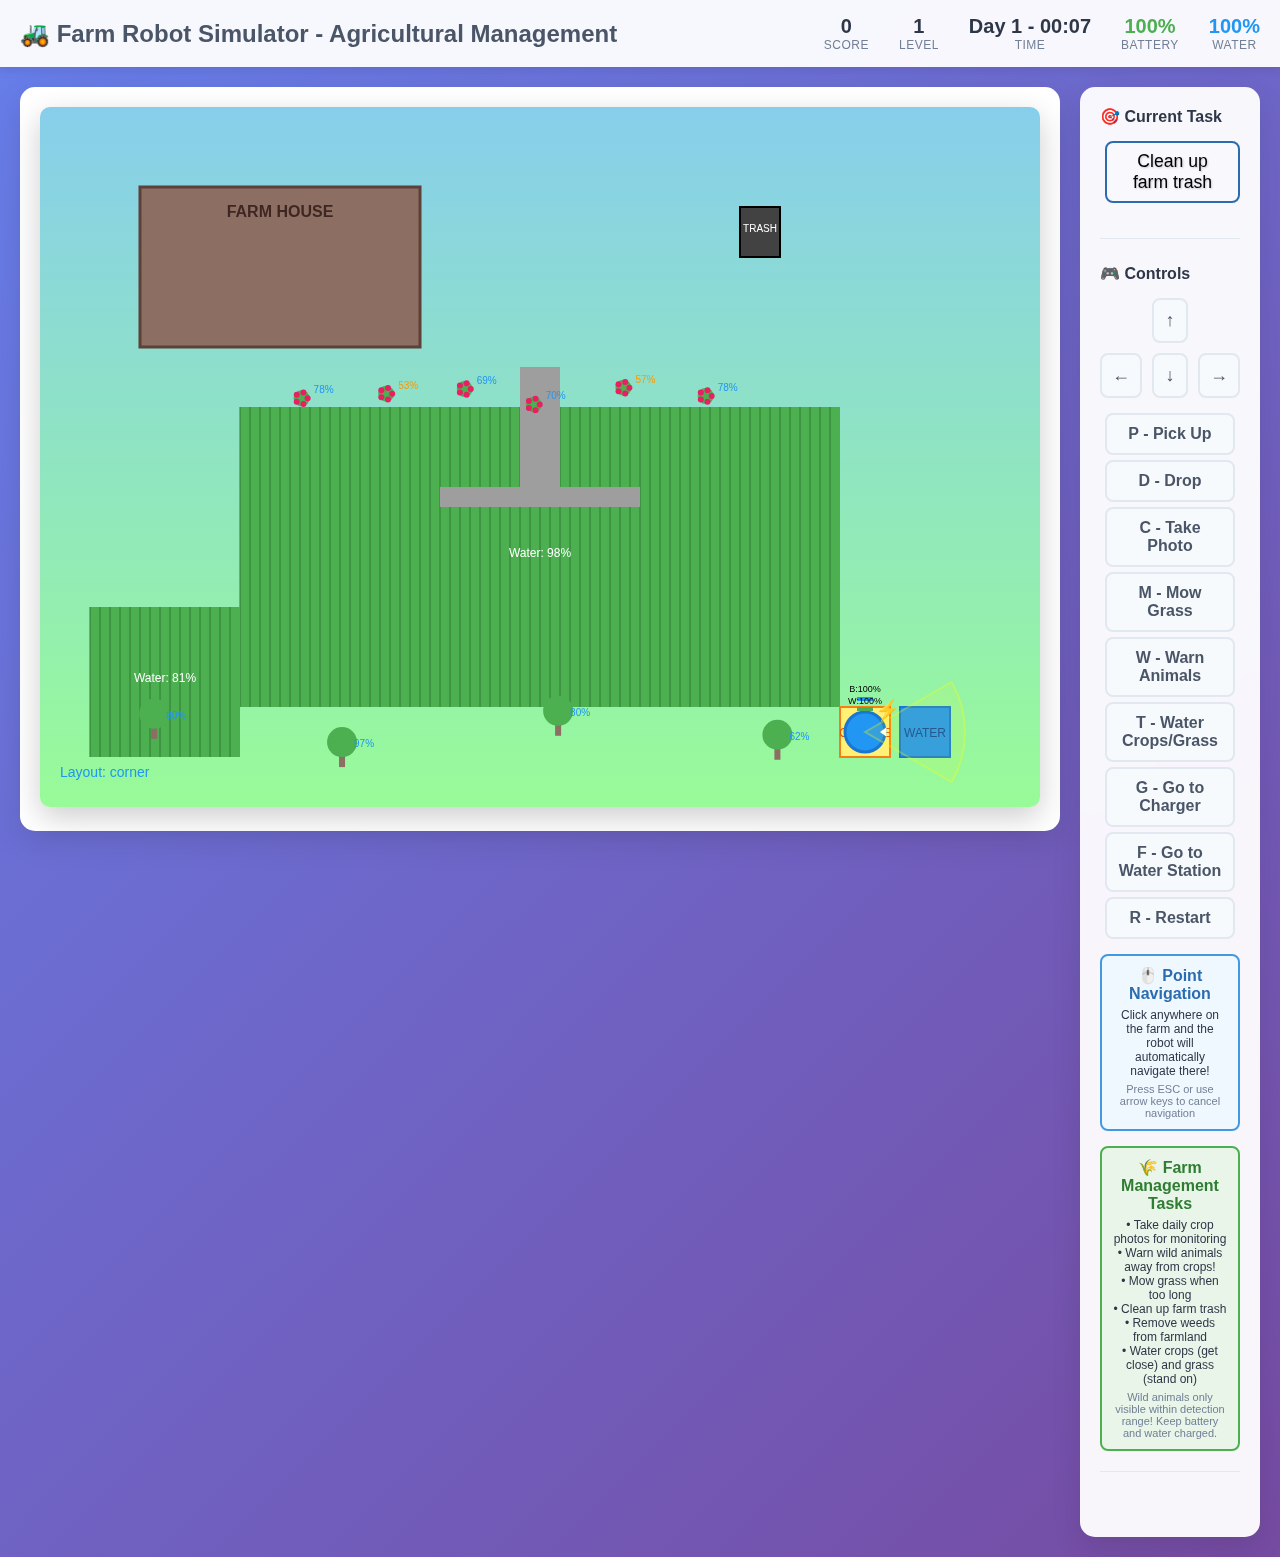
<file: index.html>
<!DOCTYPE html>
<html lang="en">
<head>
    <meta charset="UTF-8">
    <meta name="viewport" content="width=device-width, initial-scale=1.0">
    <title>Farm Robot Simulator - Agricultural Management</title>
    <link rel="stylesheet" href="style.css">
    <style>
        body {
            margin: 0;
            padding: 0;
            font-family: 'Arial', sans-serif;
            background: linear-gradient(135deg, #667eea 0%, #764ba2 100%);
            color: #333;
            overflow-x: hidden;
        }

        .header {
            background: rgba(255, 255, 255, 0.95);
            padding: 15px 20px;
            box-shadow: 0 2px 10px rgba(0,0,0,0.1);
            display: flex;
            justify-content: space-between;
            align-items: center;
            backdrop-filter: blur(10px);
        }

        .header h1 {
            margin: 0;
            color: #4a5568;
            font-size: 24px;
            font-weight: bold;
        }

        .game-stats {
            display: flex;
            gap: 30px;
            align-items: center;
        }

        .stat-item {
            text-align: center;
        }

        .stat-value {
            font-size: 20px;
            font-weight: bold;
            color: #2d3748;
        }

        .stat-label {
            font-size: 12px;
            color: #718096;
            text-transform: uppercase;
            letter-spacing: 0.5px;
        }

        .game-container {
            display: flex;
            justify-content: center;
            align-items: flex-start;
            padding: 20px;
            gap: 20px;
            min-height: calc(100vh - 120px);
        }

        .game-canvas-container {
            background: white;
            border-radius: 15px;
            padding: 20px;
            box-shadow: 0 10px 30px rgba(0,0,0,0.1);
            position: relative;
        }

        #gameCanvas {
            border: none !important;
            outline: none !important;
            border-radius: 10px;
            background: #f7fafc;
        }

        .game-panel {
            background: rgba(255, 255, 255, 0.95);
            border-radius: 15px;
            padding: 20px;
            width: 300px;
            box-shadow: 0 10px 30px rgba(0,0,0,0.1);
            backdrop-filter: blur(10px);
        }

        .panel-section {
            margin-bottom: 25px;
            padding-bottom: 20px;
            border-bottom: 1px solid #e2e8f0;
        }

        .panel-section:last-child {
            border-bottom: none;
            margin-bottom: 0;
        }

        .panel-section h3 {
            margin: 0 0 15px 0;
            color: #2d3748;
            font-size: 16px;
            font-weight: bold;
        }

        .task-instruction {
            background: #ffffff;
            color: #000000;
            padding: 15px;
            border-radius: 10px;
            font-weight: 600;
            text-align: center;
            margin-bottom: 15px;
            font-size: 16px;
            border: 2px solid #2b6cb0;
        }

        .controls-grid {
            display: grid;
            grid-template-columns: 1fr 1fr 1fr;
            gap: 10px;
            margin: 15px 0;
        }

        .control-key {
            background: #f7fafc;
            border: 2px solid #e2e8f0;
            border-radius: 8px;
            padding: 10px;
            text-align: center;
            font-weight: bold;
            color: #4a5568;
            transition: all 0.2s;
        }

        .control-key:hover {
            background: #edf2f7;
            border-color: #cbd5e0;
        }

        .arrow-key {
            font-size: 18px;
        }

        .status-message {
            background: #f0fff4;
            color: #22543d;
            padding: 10px;
            border-radius: 8px;
            border-left: 4px solid #38a169;
            font-size: 14px;
            min-height: 20px;
        }

        .modal {
            display: none;
            position: fixed;
            z-index: 1000;
            left: 0;
            top: 0;
            width: 100%;
            height: 100%;
            background-color: rgba(0,0,0,0.6);
            backdrop-filter: blur(5px);
        }

        .modal-content {
            background: white;
            margin: 10% auto;
            padding: 30px;
            border-radius: 20px;
            width: 400px;
            max-width: 90%;
            text-align: center;
            box-shadow: 0 20px 60px rgba(0,0,0,0.3);
            animation: modalSlideIn 0.3s ease-out;
        }

        @keyframes modalSlideIn {
            from {
                opacity: 0;
                transform: translateY(-50px) scale(0.9);
            }
            to {
                opacity: 1;
                transform: translateY(0) scale(1);
            }
        }

        .modal h2 {
            color: #2d3748;
            margin-bottom: 20px;
            font-size: 24px;
        }

        .modal-stats {
            background: #f7fafc;
            padding: 20px;
            border-radius: 10px;
            margin: 20px 0;
        }

        .modal-stats p {
            margin: 5px 0;
            font-size: 16px;
        }

        .btn {
            background: linear-gradient(135deg, #4299e1, #3182ce);
            color: white;
            border: none;
            padding: 12px 25px;
            border-radius: 8px;
            cursor: pointer;
            font-weight: bold;
            margin: 5px;
            transition: all 0.2s;
            box-shadow: 0 4px 15px rgba(66, 153, 225, 0.3);
        }

        .btn:hover {
            transform: translateY(-2px);
            box-shadow: 0 6px 20px rgba(66, 153, 225, 0.4);
        }

        .btn-secondary {
            background: linear-gradient(135deg, #718096, #4a5568);
            box-shadow: 0 4px 15px rgba(113, 128, 150, 0.3);
        }

        .btn-secondary:hover {
            box-shadow: 0 6px 20px rgba(113, 128, 150, 0.4);
        }

        .tips {
            background: #fffbeb;
            border: 1px solid #f6e05e;
            border-radius: 8px;
            padding: 15px;
            margin-top: 15px;
        }

        .tips h4 {
            margin: 0 0 10px 0;
            color: #744210;
            font-size: 14px;
        }

        .tips ul {
            margin: 0;
            padding-left: 20px;
            color: #744210;
            font-size: 13px;
        }

        .loading {
            text-align: center;
            padding: 50px;
            color: #718096;
        }

        .loading::after {
            content: '';
            display: inline-block;
            width: 30px;
            height: 30px;
            border: 3px solid #e2e8f0;
            border-radius: 50%;
            border-top-color: #4299e1;
            animation: spin 1s ease-in-out infinite;
            margin-left: 10px;
        }

        @keyframes spin {
            to { transform: rotate(360deg); }
        }
    </style>
</head>
<body>
    <div class="header">
        <h1>🚜 Farm Robot Simulator - Agricultural Management</h1>
        <div class="game-stats">
            <div class="stat-item">
                <div class="stat-value" id="score">0</div>
                <div class="stat-label">Score</div>
            </div>
            <div class="stat-item">
                <div class="stat-value" id="level">1</div>
                <div class="stat-label">Level</div>
            </div>
            <div class="stat-item">
                <div class="stat-value" id="time">0.0s</div>
                <div class="stat-label">Time</div>
            </div>
            <div class="stat-item">
                <div class="stat-value" id="battery">100%</div>
                <div class="stat-label">Battery</div>
            </div>
            <div class="stat-item">
                <div class="stat-value" id="water">100%</div>
                <div class="stat-label">Water</div>
            </div>
        </div>
    </div>

    <div class="game-container">
        <div class="game-canvas-container">
            <canvas id="gameCanvas" width="1000" height="700"></canvas>
        </div>

        <div class="game-panel">
            <div class="panel-section">
                <h3>🎯 Current Task</h3>
                <div class="task-instruction" id="task-instruction">
                    Loading task...
                </div>
            </div>

            <div class="panel-section">
                <h3>🎮 Controls</h3>
                <div class="controls-grid">
                    <div></div>
                    <div class="control-key arrow-key">↑</div>
                    <div></div>
                    <div class="control-key arrow-key">←</div>
                    <div class="control-key arrow-key">↓</div>
                    <div class="control-key arrow-key">→</div>
                </div>
                <div style="text-align: center; margin-top: 15px;">
                    <div class="control-key" style="margin: 5px;">P - Pick Up</div>
                    <div class="control-key" style="margin: 5px;">D - Drop</div>
                    <div class="control-key" style="margin: 5px;">C - Take Photo</div>
                    <div class="control-key" style="margin: 5px;">M - Mow Grass</div>
                    <div class="control-key" style="margin: 5px;">W - Warn Animals</div>
                    <div class="control-key" style="margin: 5px;">T - Water Crops/Grass</div>
                    <div class="control-key" style="margin: 5px;">G - Go to Charger</div>
                    <div class="control-key" style="margin: 5px;">F - Go to Water Station</div>
                    <div class="control-key" style="margin: 5px;">R - Restart</div>
                </div>
                <div style="text-align: center; margin-top: 15px; padding: 10px; background: #f0f8ff; border-radius: 8px; border: 2px solid #4299e1;">
                    <div style="font-weight: bold; color: #2b6cb0; margin-bottom: 5px;">🖱️ Point Navigation</div>
                    <div style="font-size: 12px; color: #2d3748;">Click anywhere on the farm and the robot will automatically navigate there!</div>
                    <div style="font-size: 11px; color: #718096; margin-top: 5px;">Press ESC or use arrow keys to cancel navigation</div>
                </div>
                
                <div style="text-align: center; margin-top: 15px; padding: 10px; background: #e8f5e8; border-radius: 8px; border: 2px solid #4caf50;">
                    <div style="font-weight: bold; color: #2e7d32; margin-bottom: 5px;">🌾 Farm Management Tasks</div>
                    <div style="font-size: 12px; color: #2d3748;">• Take daily crop photos for monitoring</div>
                    <div style="font-size: 12px; color: #2d3748;">• Warn wild animals away from crops!</div>
                    <div style="font-size: 12px; color: #2d3748;">• Mow grass when too long</div>
                    <div style="font-size: 12px; color: #2d3748;">• Clean up farm trash</div>
                    <div style="font-size: 12px; color: #2d3748;">• Remove weeds from farmland</div>
                    <div style="font-size: 12px; color: #2d3748;">• Water crops (get close) and grass (stand on)</div>
                    <div style="font-size: 11px; color: #718096; margin-top: 5px;">Wild animals only visible within detection range! Keep battery and water charged.</div>
                </div>
            </div>

            <div class="panel-section">
            </div>
        </div>
    </div>

    <!-- Task Completion Modal -->
    <div id="completionModal" class="modal">
        <div class="modal-content">
            <h2>🎉 Task Completed!</h2>
            <div class="modal-stats">
                <p><strong>Points Earned:</strong> <span id="pointsEarned">0</span></p>
                <p><strong>Completion Time:</strong> <span id="completionTime">0s</span></p>
                <p><strong>Next Level:</strong> <span id="nextLevel">2</span></p>
            </div>
            <button id="continueBtn" class="btn">Continue to Next Level</button>
        </div>
    </div>

    <!-- Game Over Modal -->
    <div id="gameOverModal" class="modal">
        <div class="modal-content">
            <h2>⏰ Time's Up!</h2>
            <div class="modal-stats">
                <p><strong>Final Score:</strong> <span id="finalScore">0</span></p>
                <p><strong>Level Reached:</strong> <span id="finalLevel">1</span></p>
            </div>
            <button id="retryBtn" class="btn">Retry Level</button>
            <button id="restartBtn" class="btn btn-secondary">Start Over</button>
        </div>
    </div>

    <script src="game.js"></script>
</body>
</html>
</file>
<file: style.css>
/* Robot Simulator Web Game Styles */

* {
    margin: 0;
    padding: 0;
    box-sizing: border-box;
}

body {
    font-family: 'Segoe UI', Tahoma, Geneva, Verdana, sans-serif;
    background: linear-gradient(135deg, #667eea 0%, #764ba2 100%);
    min-height: 100vh;
    color: #333;
}

.game-container {
    max-width: 1400px;
    margin: 0 auto;
    padding: 20px;
}

/* Prominent Task Display Bar */
.task-display-bar {
    background: linear-gradient(135deg, #2ecc71, #27ae60);
    color: white;
    padding: 15px 25px;
    margin-bottom: 15px;
    border-radius: 12px;
    box-shadow: 0 8px 25px rgba(46, 204, 113, 0.3);
    backdrop-filter: blur(10px);
    display: flex;
    justify-content: space-between;
    align-items: center;
    flex-wrap: wrap;
    gap: 15px;
    border: 3px solid rgba(255, 255, 255, 0.2);
    position: sticky;
    top: 20px;
    z-index: 100;
}

.task-content {
    flex: 1;
    min-width: 300px;
}

.task-label {
    font-weight: bold;
    font-size: 1.1rem;
    margin-right: 10px;
    text-shadow: 2px 2px 4px rgba(0, 0, 0, 0.3);
}

#task-instruction {
    font-size: 1.1rem;
    font-weight: 500;
    background: rgba(255, 255, 255, 0.2);
    padding: 8px 15px;
    border-radius: 8px;
    display: inline-block;
    margin-left: 5px;
    text-shadow: 1px 1px 2px rgba(0, 0, 0, 0.2);
}

.task-progress {
    display: flex;
    gap: 20px;
    flex-wrap: wrap;
}

.level-info, .score-info, .time-info {
    background: rgba(255, 255, 255, 0.25);
    padding: 8px 15px;
    border-radius: 20px;
    font-weight: bold;
    font-size: 0.95rem;
    text-shadow: 1px 1px 2px rgba(0, 0, 0, 0.2);
    border: 1px solid rgba(255, 255, 255, 0.3);
}

.level-info span, .score-info span, .time-info span {
    font-weight: 800;
    color: #fff;
}

/* Header Styles */
.game-header {
    background: rgba(255, 255, 255, 0.95);
    border-radius: 15px;
    padding: 15px 20px;
    margin-bottom: 20px;
    box-shadow: 0 8px 25px rgba(0, 0, 0, 0.1);
    backdrop-filter: blur(10px);
}

.game-header h1 {
    text-align: center;
    font-size: 2.2rem;
    color: #2c3e50;
    text-shadow: 2px 2px 4px rgba(0, 0, 0, 0.1);
}

.hud {
    display: flex;
    justify-content: center;
    gap: 40px;
    flex-wrap: wrap;
}

.hud-item {
    background: linear-gradient(135deg, #3498db, #2980b9);
    color: white;
    padding: 10px 20px;
    border-radius: 25px;
    font-weight: bold;
    box-shadow: 0 4px 15px rgba(52, 152, 219, 0.3);
    transition: transform 0.2s ease;
}

.hud-item:hover {
    transform: translateY(-2px);
}

.hud-item .label {
    margin-right: 8px;
}

/* Game Area */
.game-area {
    display: flex;
    gap: 20px;
    justify-content: center;
    flex-wrap: wrap;
}

#gameCanvas {
    border: 1px solid rgba(52, 73, 94, 0.3);
    border-radius: 15px;
    background: #ecf0f1;
    box-shadow: 0 10px 30px rgba(0, 0, 0, 0.2);
    transition: box-shadow 0.3s ease;
}

#gameCanvas:hover {
    box-shadow: 0 15px 40px rgba(0, 0, 0, 0.3);
}

/* UI Panels */
.game-ui {
    display: flex;
    flex-direction: column;
    gap: 20px;
    min-width: 300px;
}

.task-panel, .controls-panel, .status-panel, .logging-panel {
    background: rgba(255, 255, 255, 0.95);
    border-radius: 15px;
    padding: 20px;
    box-shadow: 0 8px 25px rgba(0, 0, 0, 0.1);
    backdrop-filter: blur(10px);
    transition: transform 0.2s ease;
}

.task-panel:hover, .controls-panel:hover, .status-panel:hover, .logging-panel:hover {
    transform: translateY(-2px);
}

.task-panel h3, .controls-panel h3, .status-panel h3, .logging-panel h3 {
    color: #2c3e50;
    margin-bottom: 15px;
    font-size: 1.2rem;
    border-bottom: 2px solid #3498db;
    padding-bottom: 8px;
}

.task-panel {
    background: linear-gradient(135deg, rgba(46, 204, 113, 0.1), rgba(39, 174, 96, 0.1));
    border-left: 5px solid #27ae60;
}

.controls-panel {
    background: linear-gradient(135deg, rgba(155, 89, 182, 0.1), rgba(142, 68, 173, 0.1));
    border-left: 5px solid #9b59b6;
}

.status-panel {
    background: linear-gradient(135deg, rgba(231, 76, 60, 0.1), rgba(192, 57, 43, 0.1));
    border-left: 5px solid #e74c3c;
}

.logging-panel {
    background: linear-gradient(135deg, rgba(52, 152, 219, 0.1), rgba(41, 128, 185, 0.1));
    border-left: 5px solid #3498db;
}

.logging-status {
    background: #e8f5e8;
    padding: 15px;
    border-radius: 8px;
    border-left: 4px solid #4CAF50;
}

.status-indicator {
    display: flex;
    align-items: center;
    margin-bottom: 12px;
}

.status-dot {
    width: 12px;
    height: 12px;
    border-radius: 50%;
    margin-right: 8px;
}

.status-dot.active {
    background: #4CAF50;
    animation: pulse 2s infinite;
}

.logging-features {
    margin: 12px 0;
    display: grid;
    gap: 6px;
}

.feature-item {
    font-size: 13px;
    color: #2e7d32;
    padding: 4px 0;
    display: flex;
    align-items: center;
}

.feature-item::before {
    content: "✓";
    color: #4CAF50;
    font-weight: bold;
    margin-right: 8px;
    font-size: 12px;
}

.logging-info {
    color: #2e7d32;
    font-size: 13px;
    line-height: 1.4;
    margin-top: 12px;
}

@keyframes pulse {
    0%, 100% { opacity: 1; }
    50% { opacity: 0.6; }
}

.control-grid {
    display: grid;
    grid-template-columns: 1fr;
    gap: 10px;
}

.control-item {
    display: flex;
    align-items: center;
    padding: 8px;
    background: rgba(52, 152, 219, 0.1);
    border-radius: 8px;
    transition: background-color 0.2s ease;
}

.control-item:hover {
    background: rgba(52, 152, 219, 0.2);
}

.key {
    background: #34495e;
    color: white;
    padding: 4px 8px;
    border-radius: 6px;
    font-weight: bold;
    margin-right: 10px;
    min-width: 30px;
    text-align: center;
    font-size: 0.9rem;
}

.desc {
    font-size: 0.9rem;
    color: #2c3e50;
}

#status-message {
    font-size: 1rem;
    line-height: 1.5;
    color: #e74c3c;
    font-weight: 500;
}

/* Footer */
.game-footer {
    text-align: center;
    margin-top: 20px;
    color: rgba(255, 255, 255, 0.8);
    font-size: 1rem;
}

/* Modal Styles */
.modal {
    display: none;
    position: fixed;
    z-index: 1000;
    left: 0;
    top: 0;
    width: 100%;
    height: 100%;
    background-color: rgba(0, 0, 0, 0.7);
    backdrop-filter: blur(5px);
}

.modal-content {
    background: linear-gradient(135deg, #ffffff, #f8f9fa);
    margin: 10% auto;
    padding: 0;
    border-radius: 20px;
    width: 90%;
    max-width: 500px;
    box-shadow: 0 20px 60px rgba(0, 0, 0, 0.3);
    animation: modalSlideIn 0.3s ease-out;
    overflow: hidden;
}

@keyframes modalSlideIn {
    from {
        transform: translateY(-50px);
        opacity: 0;
    }
    to {
        transform: translateY(0);
        opacity: 1;
    }
}

.modal-header {
    background: linear-gradient(135deg, #2ecc71, #27ae60);
    color: white;
    padding: 25px;
    text-align: center;
}

.modal-header h2 {
    font-size: 1.8rem;
    margin: 0;
    text-shadow: 1px 1px 3px rgba(0, 0, 0, 0.2);
}

.modal-body {
    padding: 30px;
    text-align: center;
}

.celebration-stars {
    font-size: 2rem;
    margin-bottom: 20px;
    animation: starTwinkle 1.5s ease-in-out infinite;
}

@keyframes starTwinkle {
    0%, 100% { opacity: 1; }
    50% { opacity: 0.7; }
}

.points-earned, .completion-time, .next-level {
    font-size: 1.2rem;
    margin: 10px 0;
    color: #2c3e50;
}

.points-earned span, .completion-time span, .next-level span {
    font-weight: bold;
    color: #27ae60;
}

.modal-footer {
    padding: 20px 30px 30px;
    text-align: center;
}

.btn-continue, .btn-retry {
    background: linear-gradient(135deg, #3498db, #2980b9);
    color: white;
    border: none;
    padding: 12px 30px;
    border-radius: 25px;
    font-size: 1.1rem;
    font-weight: bold;
    cursor: pointer;
    transition: all 0.3s ease;
    box-shadow: 0 4px 15px rgba(52, 152, 219, 0.4);
}

.btn-continue:hover, .btn-retry:hover {
    background: linear-gradient(135deg, #2980b9, #21618c);
    transform: translateY(-2px);
    box-shadow: 0 6px 20px rgba(52, 152, 219, 0.6);
}

.btn-continue:active, .btn-retry:active {
    transform: translateY(0);
}

/* Responsive Design */
@media (max-width: 1200px) {
    .game-area {
        flex-direction: column;
        align-items: center;
    }
    
    .game-ui {
        flex-direction: row;
        flex-wrap: wrap;
        justify-content: center;
        min-width: auto;
    }
    
    .task-panel, .controls-panel, .status-panel {
        flex: 1;
        min-width: 250px;
    }
    
    .task-display-bar {
        flex-direction: column;
        text-align: center;
        gap: 10px;
    }
    
    .task-content {
        min-width: auto;
    }
    
    .task-progress {
        justify-content: center;
        gap: 15px;
    }
}

@media (max-width: 768px) {
    .game-container {
        padding: 10px;
    }
    
    .game-header h1 {
        font-size: 2rem;
    }
    
    .hud {
        gap: 20px;
    }
    
    .hud-item {
        padding: 8px 15px;
        font-size: 0.9rem;
    }
    
    #gameCanvas {
        width: 100%;
        height: auto;
        max-width: 800px;
    }
    
    .game-ui {
        flex-direction: column;
        width: 100%;
    }
    
    .modal-content {
        width: 95%;
        margin: 5% auto;
    }
    
    .task-display-bar {
        padding: 12px 15px;
        margin-bottom: 10px;
    }
    
    .task-label {
        font-size: 1rem;
        display: block;
        margin-bottom: 8px;
        margin-right: 0;
    }
    
    #task-instruction {
        font-size: 1rem;
        margin-left: 0;
        display: block;
        width: 100%;
        text-align: center;
    }
    
    .level-info, .score-info, .time-info {
        padding: 6px 12px;
        font-size: 0.85rem;
    }
}

@media (max-width: 480px) {
    .game-header h1 {
        font-size: 1.5rem;
    }
    
    .hud {
        flex-direction: column;
        align-items: center;
        gap: 10px;
    }
    
    .control-grid {
        grid-template-columns: 1fr;
    }
    
    .task-display-bar {
        padding: 10px 12px;
    }
    
    .task-label {
        font-size: 0.95rem;
    }
    
    #task-instruction {
        font-size: 0.95rem;
        padding: 6px 10px;
    }
    
    .task-progress {
        gap: 8px;
    }
    
    .level-info, .score-info, .time-info {
        padding: 5px 10px;
        font-size: 0.8rem;
    }
}
</file>
